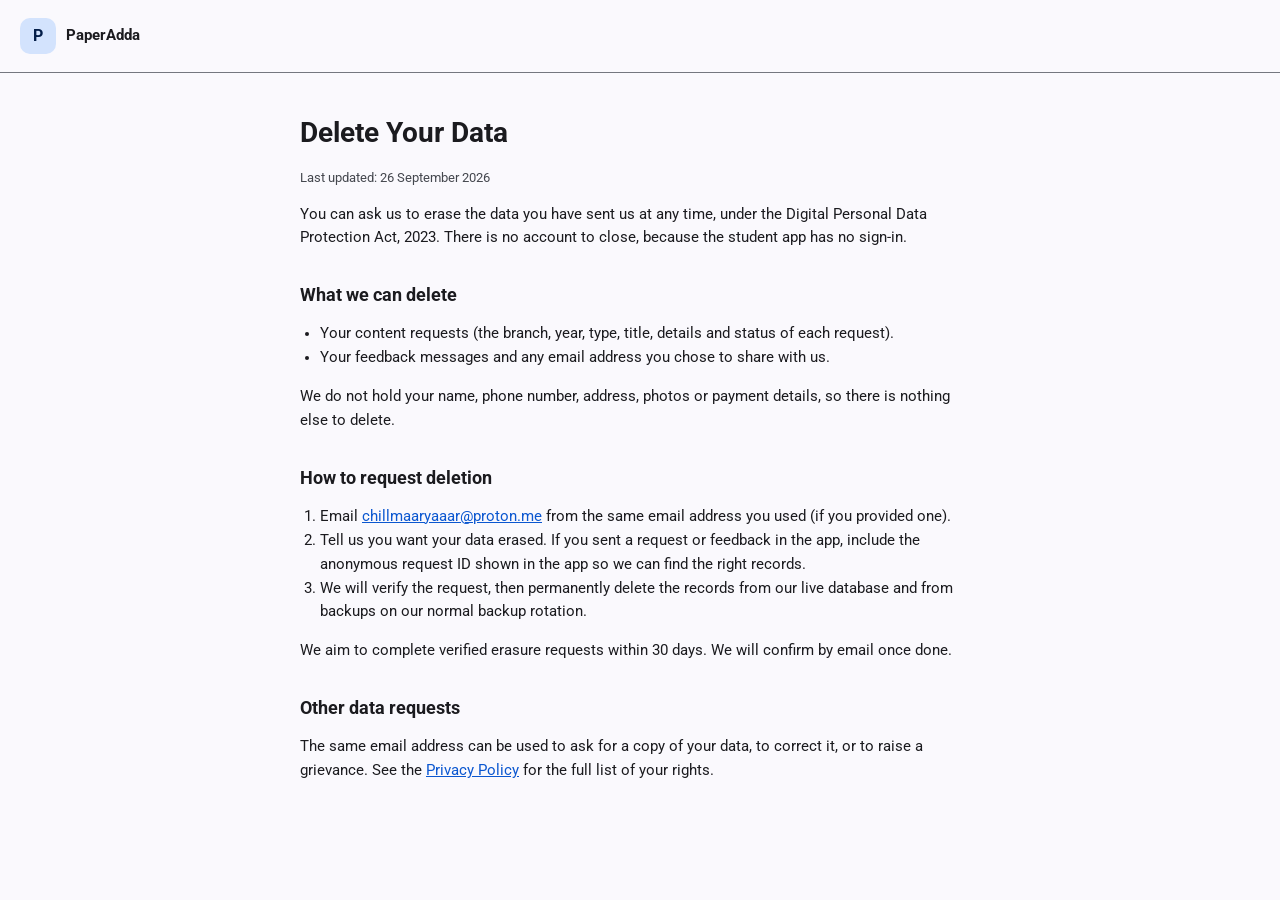
<file: admin-portal/delete-data.html>
<!DOCTYPE html>
<html lang="en">
<head>
  <meta charset="UTF-8" />
  <meta name="viewport" content="width=device-width, initial-scale=1.0" />
  <meta name="description" content="Request erasure of your PaperAdda data: content requests and feedback messages, and what happens next." />
  <title>Delete Your Data — PaperAdda</title>
  <link rel="icon" href="data:image/svg+xml,%3Csvg xmlns='http://www.w3.org/2000/svg' viewBox='0 0 64 64'%3E%3Crect width='64' height='64' rx='14' fill='%231a73e8'/%3E%3Ctext x='32' y='44' text-anchor='middle' font-family='system-ui,sans-serif' font-size='36' font-weight='700' fill='%23fff'%3EP%3C/text%3E%3C/svg%3E" />
  <link rel="preconnect" href="https://fonts.googleapis.com" />
  <link rel="preconnect" href="https://fonts.gstatic.com" crossorigin />
  <link href="https://fonts.googleapis.com/css2?family=Roboto:wght@400;500;700&display=swap" rel="stylesheet" />
  <link rel="stylesheet" href="css/styles.css" />
  <style>
    .legal-wrap { max-width: 720px; margin: 0 auto; padding: 40px 20px 80px; }
    .legal-wrap h1 { font-size: 28px; margin: 0 0 6px; }
    .legal-wrap h2 { font-size: 18px; margin: 32px 0 8px; }
    .legal-wrap p, .legal-wrap li { font-size: 14.5px; line-height: 1.65; color: var(--on-surface); }
    .legal-wrap ul, .legal-wrap ol { padding-left: 20px; }
    .legal-wrap .legal-meta { font-size: 13px; color: var(--on-surface-variant); margin-bottom: 8px; }
    .legal-wrap a { color: var(--primary); }
    .legal-topbar { display: flex; align-items: center; gap: 10px; padding: 18px 20px; border-bottom: 1px solid var(--outline); }
    .legal-topbar .brand-icon { width: 36px; height: 36px; font-size: 16px; border-radius: 10px; }
    .legal-topbar .brand-name { font-weight: 700; font-size: 15px; }
  </style>
</head>
<body>
  <div class="legal-topbar">
    <div class="brand-icon">P</div>
    <div class="brand-name">PaperAdda</div>
  </div>

  <main class="legal-wrap">
    <h1>Delete Your Data</h1>
    <p class="legal-meta">Last updated: 26 September 2026</p>

    <p>You can ask us to erase the data you have sent us at any time, under the Digital Personal Data Protection Act, 2023. There is no account to close, because the student app has no sign-in.</p>

    <h2>What we can delete</h2>
    <ul>
      <li>Your content requests (the branch, year, type, title, details and status of each request).</li>
      <li>Your feedback messages and any email address you chose to share with us.</li>
    </ul>
    <p>We do not hold your name, phone number, address, photos or payment details, so there is nothing else to delete.</p>

    <h2>How to request deletion</h2>
    <ol>
      <li>Email <a href="mailto:chillmaaryaaar@proton.me">chillmaaryaaar@proton.me</a> from the same email address you used (if you provided one).</li>
      <li>Tell us you want your data erased. If you sent a request or feedback in the app, include the anonymous request ID shown in the app so we can find the right records.</li>
      <li>We will verify the request, then permanently delete the records from our live database and from backups on our normal backup rotation.</li>
    </ol>
    <p>We aim to complete verified erasure requests within 30 days. We will confirm by email once done.</p>

    <h2>Other data requests</h2>
    <p>The same email address can be used to ask for a copy of your data, to correct it, or to raise a grievance. See the <a href="privacy">Privacy Policy</a> for the full list of your rights.</p>
  </main>
</body>
</html>
</file>
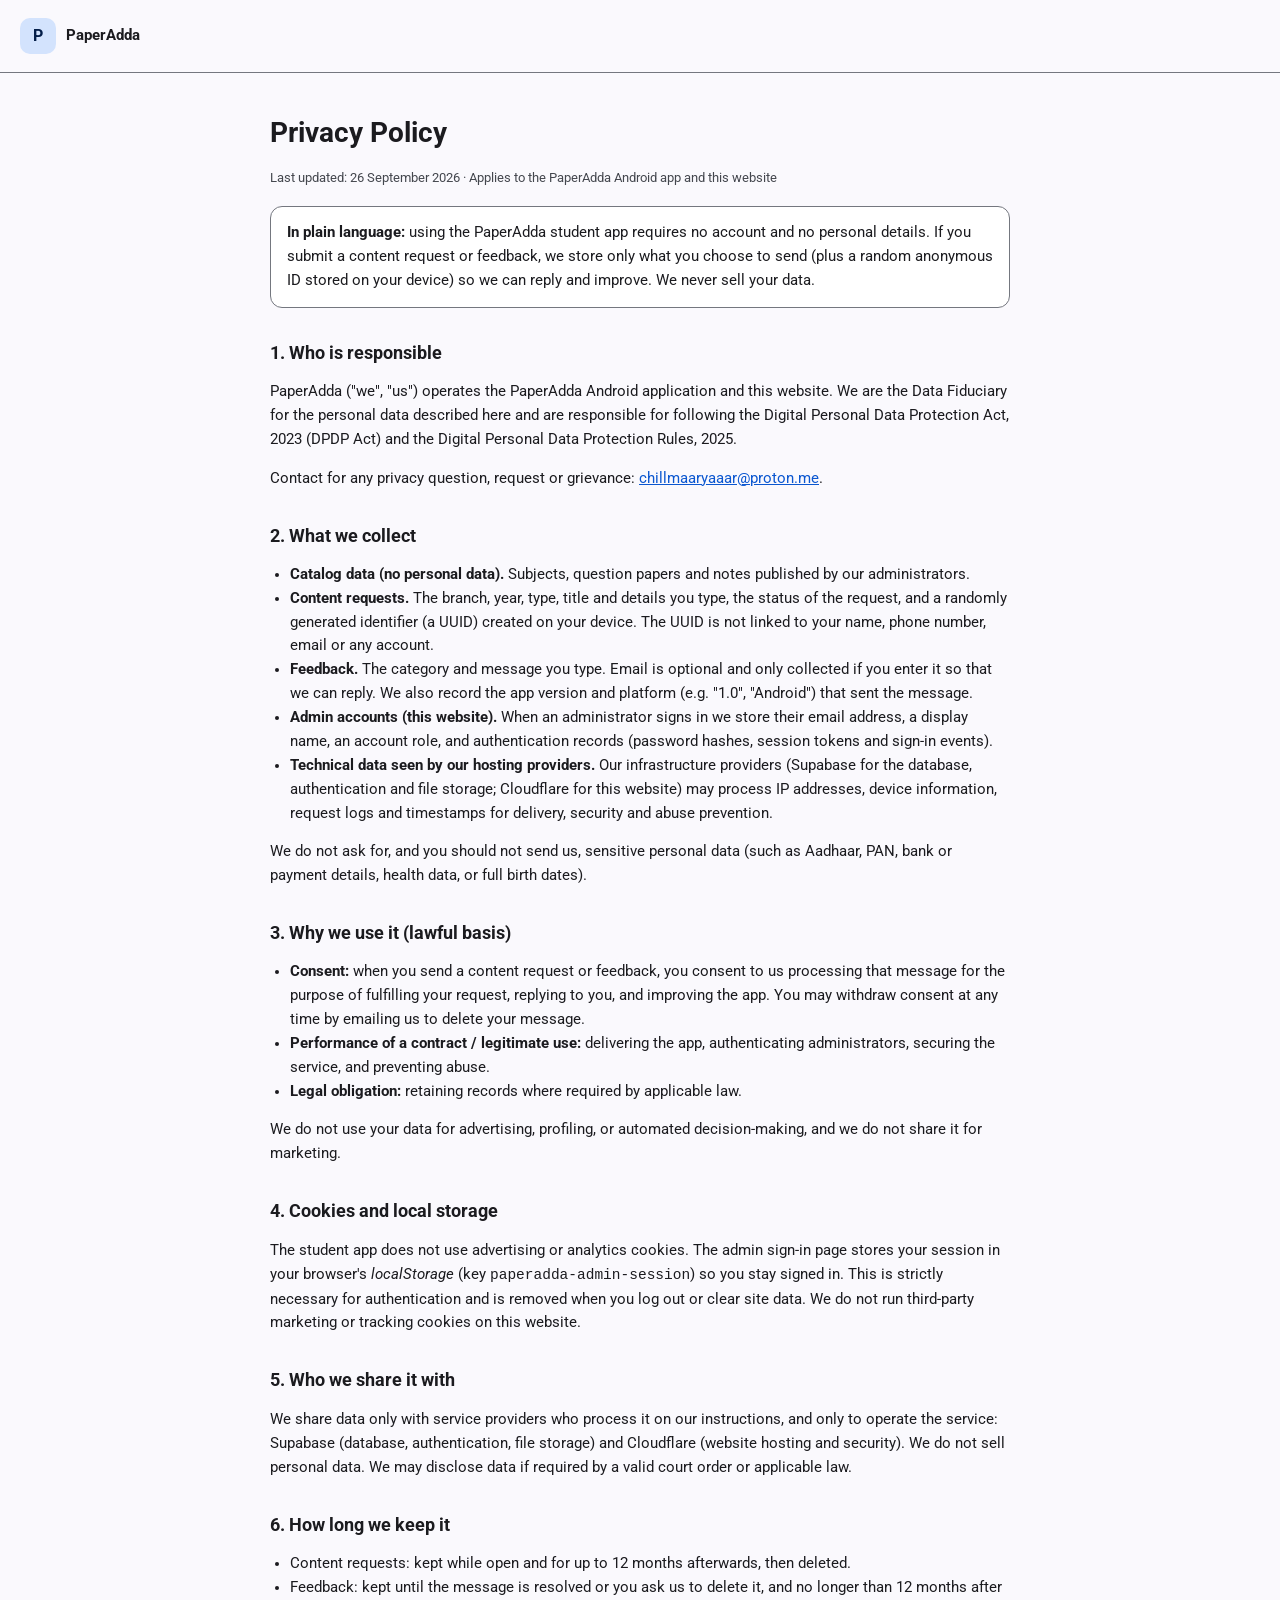
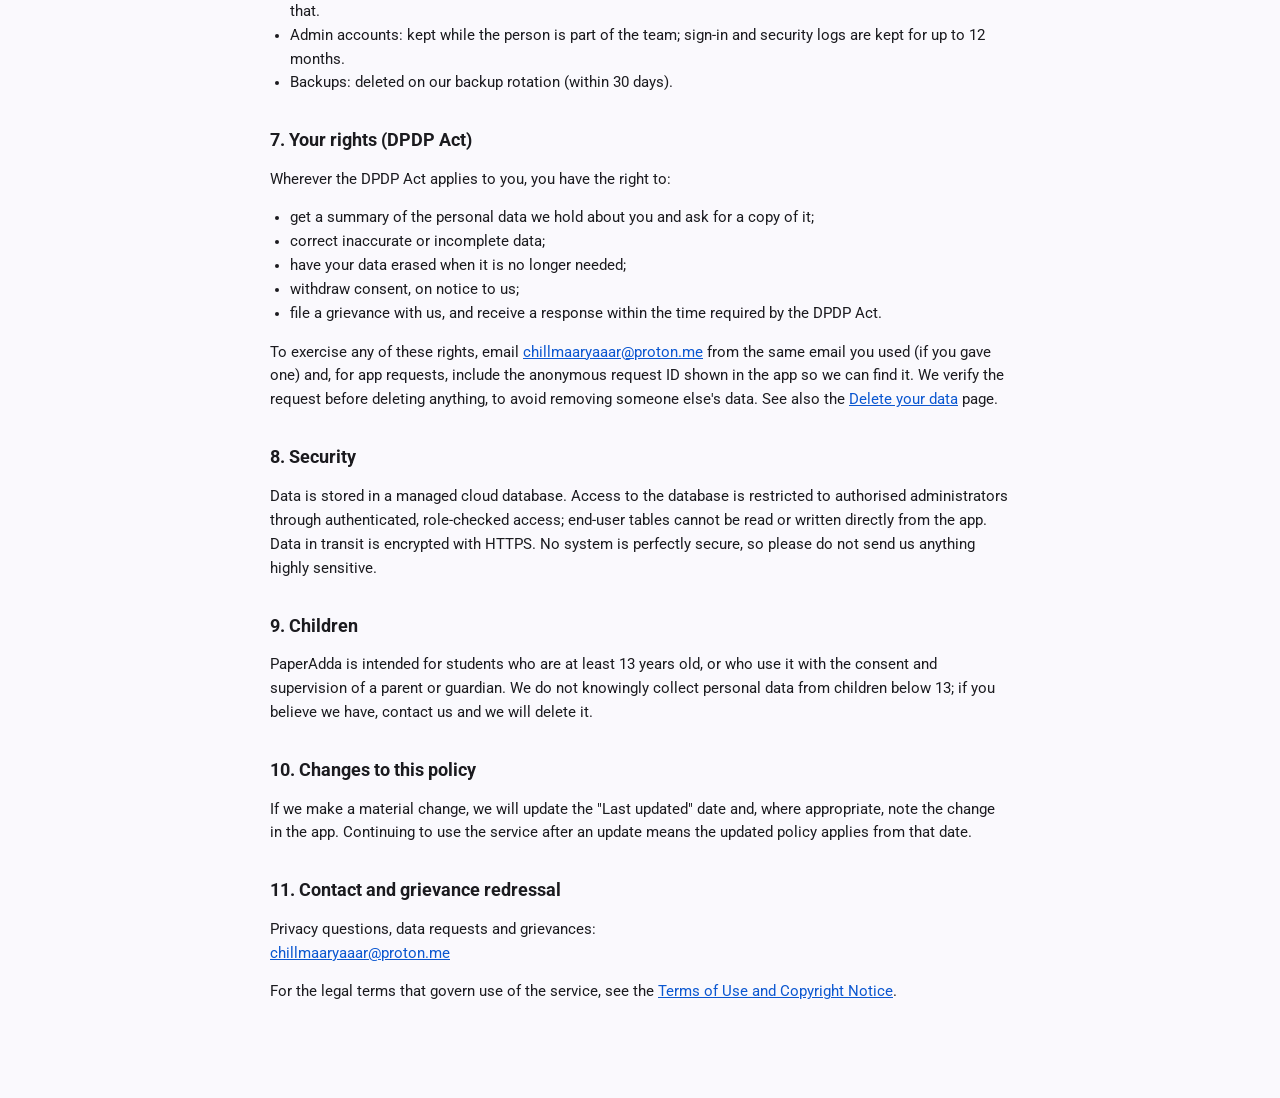
<file: admin-portal/privacy.html>
<!DOCTYPE html>
<html lang="en">
<head>
  <meta charset="UTF-8" />
  <meta name="viewport" content="width=device-width, initial-scale=1.0" />
  <meta name="description" content="How PaperAdda collects, uses, stores and protects your personal data, and how to exercise your rights under the Digital Personal Data Protection Act, 2023." />
  <title>Privacy Policy — PaperAdda</title>
  <link rel="icon" href="data:image/svg+xml,%3Csvg xmlns='http://www.w3.org/2000/svg' viewBox='0 0 64 64'%3E%3Crect width='64' height='64' rx='14' fill='%231a73e8'/%3E%3Ctext x='32' y='44' text-anchor='middle' font-family='system-ui,sans-serif' font-size='36' font-weight='700' fill='%23fff'%3EP%3C/text%3E%3C/svg%3E" />
  <link rel="preconnect" href="https://fonts.googleapis.com" />
  <link rel="preconnect" href="https://fonts.gstatic.com" crossorigin />
  <link href="https://fonts.googleapis.com/css2?family=Roboto:wght@400;500;700&display=swap" rel="stylesheet" />
  <link rel="stylesheet" href="css/styles.css" />
  <style>
    .legal-wrap { max-width: 780px; margin: 0 auto; padding: 40px 20px 80px; }
    .legal-wrap h1 { font-size: 28px; margin: 0 0 6px; }
    .legal-wrap h2 { font-size: 18px; margin: 32px 0 8px; }
    .legal-wrap p, .legal-wrap li { font-size: 14.5px; line-height: 1.65; color: var(--on-surface); }
    .legal-wrap ul { padding-left: 20px; }
    .legal-wrap .legal-meta { font-size: 13px; color: var(--on-surface-variant); margin-bottom: 8px; }
    .legal-wrap a { color: var(--primary); }
    .legal-topbar { display: flex; align-items: center; gap: 10px; padding: 18px 20px; border-bottom: 1px solid var(--outline); }
    .legal-topbar .brand-icon { width: 36px; height: 36px; font-size: 16px; border-radius: 10px; }
    .legal-topbar .brand-name { font-weight: 700; font-size: 15px; }
    .notice { background: var(--surface-raised); border: 1px solid var(--outline); border-radius: var(--radius-md); padding: 14px 16px; margin: 18px 0 0; }
  </style>
</head>
<body>
  <div class="legal-topbar">
    <div class="brand-icon">P</div>
    <div class="brand-name">PaperAdda</div>
  </div>

  <main class="legal-wrap">
    <h1>Privacy Policy</h1>
    <p class="legal-meta">Last updated: 26 September 2026 &middot; Applies to the PaperAdda Android app and this website</p>

    <div class="notice">
      <p style="margin:0"><strong>In plain language:</strong> using the PaperAdda student app requires no account and no personal details. If you submit a content request or feedback, we store only what you choose to send (plus a random anonymous ID stored on your device) so we can reply and improve. We never sell your data.</p>
    </div>

    <h2>1. Who is responsible</h2>
    <p>PaperAdda ("we", "us") operates the PaperAdda Android application and this website. We are the Data Fiduciary for the personal data described here and are responsible for following the Digital Personal Data Protection Act, 2023 (DPDP Act) and the Digital Personal Data Protection Rules, 2025.</p>
    <p>Contact for any privacy question, request or grievance: <a href="mailto:chillmaaryaaar@proton.me">chillmaaryaaar@proton.me</a>.</p>

    <h2>2. What we collect</h2>
    <ul>
      <li><strong>Catalog data (no personal data).</strong> Subjects, question papers and notes published by our administrators.</li>
      <li><strong>Content requests.</strong> The branch, year, type, title and details you type, the status of the request, and a randomly generated identifier (a UUID) created on your device. The UUID is not linked to your name, phone number, email or any account.</li>
      <li><strong>Feedback.</strong> The category and message you type. Email is optional and only collected if you enter it so that we can reply. We also record the app version and platform (e.g. "1.0", "Android") that sent the message.</li>
      <li><strong>Admin accounts (this website).</strong> When an administrator signs in we store their email address, a display name, an account role, and authentication records (password hashes, session tokens and sign-in events).</li>
      <li><strong>Technical data seen by our hosting providers.</strong> Our infrastructure providers (Supabase for the database, authentication and file storage; Cloudflare for this website) may process IP addresses, device information, request logs and timestamps for delivery, security and abuse prevention.</li>
    </ul>
    <p>We do not ask for, and you should not send us, sensitive personal data (such as Aadhaar, PAN, bank or payment details, health data, or full birth dates).</p>

    <h2>3. Why we use it (lawful basis)</h2>
    <ul>
      <li><strong>Consent:</strong> when you send a content request or feedback, you consent to us processing that message for the purpose of fulfilling your request, replying to you, and improving the app. You may withdraw consent at any time by emailing us to delete your message.</li>
      <li><strong>Performance of a contract / legitimate use:</strong> delivering the app, authenticating administrators, securing the service, and preventing abuse.</li>
      <li><strong>Legal obligation:</strong> retaining records where required by applicable law.</li>
    </ul>
    <p>We do not use your data for advertising, profiling, or automated decision-making, and we do not share it for marketing.</p>

    <h2>4. Cookies and local storage</h2>
    <p>The student app does not use advertising or analytics cookies. The admin sign-in page stores your session in your browser's <em>localStorage</em> (key <code>paperadda-admin-session</code>) so you stay signed in. This is strictly necessary for authentication and is removed when you log out or clear site data. We do not run third-party marketing or tracking cookies on this website.</p>

    <h2>5. Who we share it with</h2>
    <p>We share data only with service providers who process it on our instructions, and only to operate the service: Supabase (database, authentication, file storage) and Cloudflare (website hosting and security). We do not sell personal data. We may disclose data if required by a valid court order or applicable law.</p>

    <h2>6. How long we keep it</h2>
    <ul>
      <li>Content requests: kept while open and for up to 12 months afterwards, then deleted.</li>
      <li>Feedback: kept until the message is resolved or you ask us to delete it, and no longer than 12 months after that.</li>
      <li>Admin accounts: kept while the person is part of the team; sign-in and security logs are kept for up to 12 months.</li>
      <li>Backups: deleted on our backup rotation (within 30 days).</li>
    </ul>

    <h2>7. Your rights (DPDP Act)</h2>
    <p>Wherever the DPDP Act applies to you, you have the right to:</p>
    <ul>
      <li>get a summary of the personal data we hold about you and ask for a copy of it;</li>
      <li>correct inaccurate or incomplete data;</li>
      <li>have your data erased when it is no longer needed;</li>
      <li>withdraw consent, on notice to us;</li>
      <li>file a grievance with us, and receive a response within the time required by the DPDP Act.</li>
    </ul>
    <p>To exercise any of these rights, email <a href="mailto:chillmaaryaaar@proton.me">chillmaaryaaar@proton.me</a> from the same email you used (if you gave one) and, for app requests, include the anonymous request ID shown in the app so we can find it. We verify the request before deleting anything, to avoid removing someone else's data. See also the <a href="delete-data">Delete your data</a> page.</p>

    <h2>8. Security</h2>
    <p>Data is stored in a managed cloud database. Access to the database is restricted to authorised administrators through authenticated, role-checked access; end-user tables cannot be read or written directly from the app. Data in transit is encrypted with HTTPS. No system is perfectly secure, so please do not send us anything highly sensitive.</p>

    <h2>9. Children</h2>
    <p>PaperAdda is intended for students who are at least 13 years old, or who use it with the consent and supervision of a parent or guardian. We do not knowingly collect personal data from children below 13; if you believe we have, contact us and we will delete it.</p>

    <h2>10. Changes to this policy</h2>
    <p>If we make a material change, we will update the "Last updated" date and, where appropriate, note the change in the app. Continuing to use the service after an update means the updated policy applies from that date.</p>

    <h2>11. Contact and grievance redressal</h2>
    <p>
      Privacy questions, data requests and grievances:<br />
      <a href="mailto:chillmaaryaaar@proton.me">chillmaaryaaar@proton.me</a>
    </p>
    <p>For the legal terms that govern use of the service, see the <a href="terms">Terms of Use and Copyright Notice</a>.</p>
  </main>
</body>
</html>
</file>
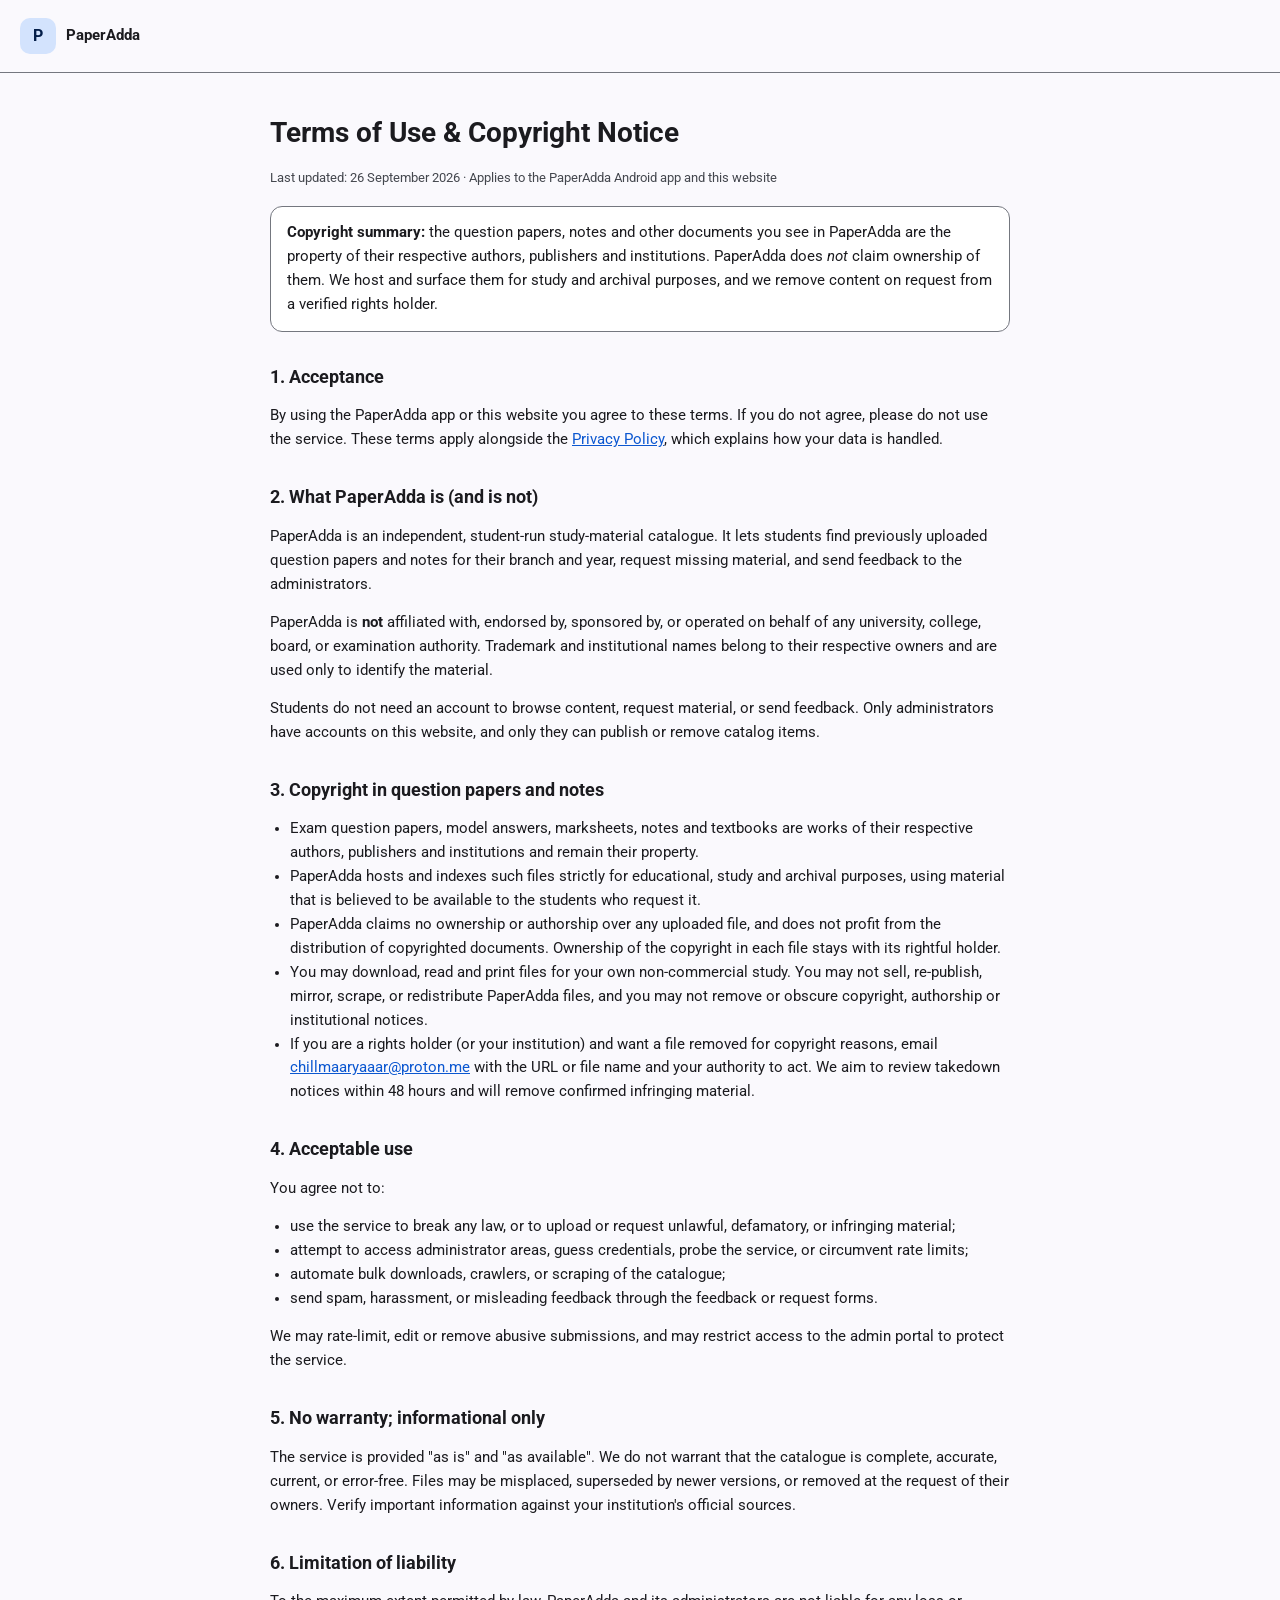
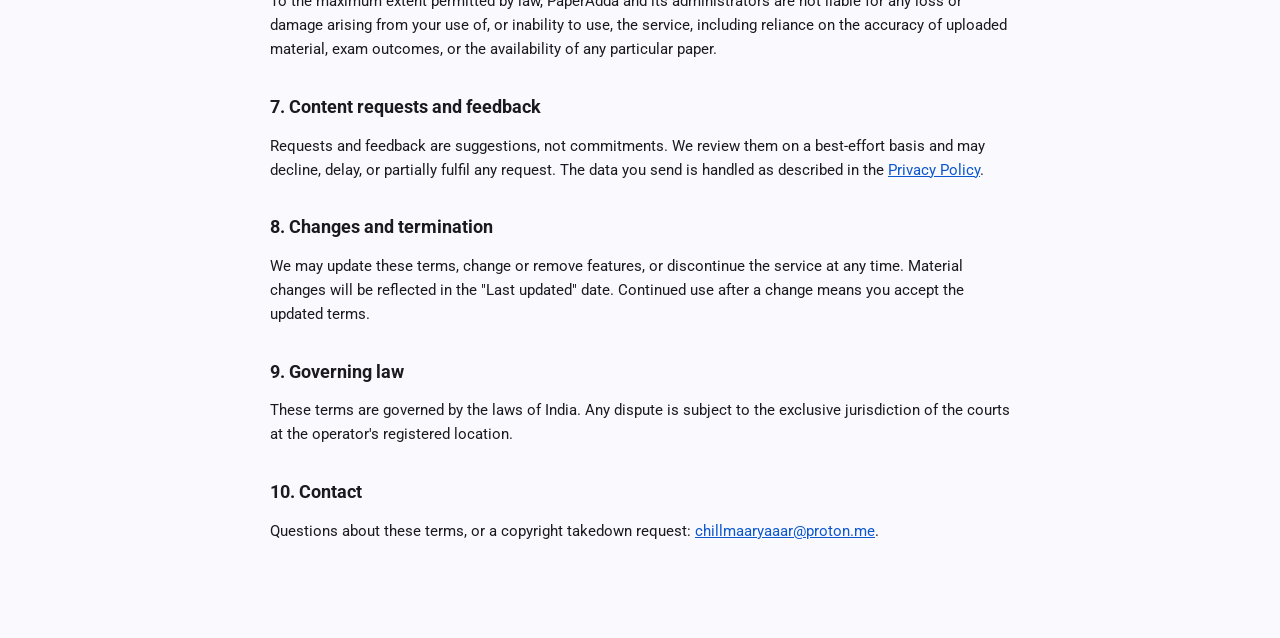
<file: admin-portal/terms.html>
<!DOCTYPE html>
<html lang="en">
<head>
  <meta charset="UTF-8" />
  <meta name="viewport" content="width=device-width, initial-scale=1.0" />
  <meta name="description" content="Terms of use for PaperAdda, including the copyright and question-paper disclaimer, acceptable use rules, and takedown contact." />
  <title>Terms of Use &amp; Copyright Notice — PaperAdda</title>
  <link rel="icon" href="data:image/svg+xml,%3Csvg xmlns='http://www.w3.org/2000/svg' viewBox='0 0 64 64'%3E%3Crect width='64' height='64' rx='14' fill='%231a73e8'/%3E%3Ctext x='32' y='44' text-anchor='middle' font-family='system-ui,sans-serif' font-size='36' font-weight='700' fill='%23fff'%3EP%3C/text%3E%3C/svg%3E" />
  <link rel="preconnect" href="https://fonts.googleapis.com" />
  <link rel="preconnect" href="https://fonts.gstatic.com" crossorigin />
  <link href="https://fonts.googleapis.com/css2?family=Roboto:wght@400;500;700&display=swap" rel="stylesheet" />
  <link rel="stylesheet" href="css/styles.css" />
  <style>
    .legal-wrap { max-width: 780px; margin: 0 auto; padding: 40px 20px 80px; }
    .legal-wrap h1 { font-size: 28px; margin: 0 0 6px; }
    .legal-wrap h2 { font-size: 18px; margin: 32px 0 8px; }
    .legal-wrap p, .legal-wrap li { font-size: 14.5px; line-height: 1.65; color: var(--on-surface); }
    .legal-wrap ul { padding-left: 20px; }
    .legal-wrap .legal-meta { font-size: 13px; color: var(--on-surface-variant); margin-bottom: 8px; }
    .legal-wrap a { color: var(--primary); }
    .legal-topbar { display: flex; align-items: center; gap: 10px; padding: 18px 20px; border-bottom: 1px solid var(--outline); }
    .legal-topbar .brand-icon { width: 36px; height: 36px; font-size: 16px; border-radius: 10px; }
    .legal-topbar .brand-name { font-weight: 700; font-size: 15px; }
    .notice { background: var(--surface-raised); border: 1px solid var(--outline); border-radius: var(--radius-md); padding: 14px 16px; margin: 18px 0 0; }
    .notice.warn { border-color: var(--error); }
  </style>
</head>
<body>
  <div class="legal-topbar">
    <div class="brand-icon">P</div>
    <div class="brand-name">PaperAdda</div>
  </div>

  <main class="legal-wrap">
    <h1>Terms of Use &amp; Copyright Notice</h1>
    <p class="legal-meta">Last updated: 26 September 2026 &middot; Applies to the PaperAdda Android app and this website</p>

    <div class="notice">
      <p style="margin:0"><strong>Copyright summary:</strong> the question papers, notes and other documents you see in PaperAdda are the property of their respective authors, publishers and institutions. PaperAdda does <em>not</em> claim ownership of them. We host and surface them for study and archival purposes, and we remove content on request from a verified rights holder.</p>
    </div>

    <h2>1. Acceptance</h2>
    <p>By using the PaperAdda app or this website you agree to these terms. If you do not agree, please do not use the service. These terms apply alongside the <a href="privacy">Privacy Policy</a>, which explains how your data is handled.</p>

    <h2>2. What PaperAdda is (and is not)</h2>
    <p>PaperAdda is an independent, student-run study-material catalogue. It lets students find previously uploaded question papers and notes for their branch and year, request missing material, and send feedback to the administrators.</p>
    <p>PaperAdda is <strong>not</strong> affiliated with, endorsed by, sponsored by, or operated on behalf of any university, college, board, or examination authority. Trademark and institutional names belong to their respective owners and are used only to identify the material.</p>
    <p>Students do not need an account to browse content, request material, or send feedback. Only administrators have accounts on this website, and only they can publish or remove catalog items.</p>

    <h2>3. Copyright in question papers and notes</h2>
    <ul>
      <li>Exam question papers, model answers, marksheets, notes and textbooks are works of their respective authors, publishers and institutions and remain their property.</li>
      <li>PaperAdda hosts and indexes such files strictly for educational, study and archival purposes, using material that is believed to be available to the students who request it.</li>
      <li>PaperAdda claims no ownership or authorship over any uploaded file, and does not profit from the distribution of copyrighted documents. Ownership of the copyright in each file stays with its rightful holder.</li>
      <li>You may download, read and print files for your own non-commercial study. You may not sell, re-publish, mirror, scrape, or redistribute PaperAdda files, and you may not remove or obscure copyright, authorship or institutional notices.</li>
      <li>If you are a rights holder (or your institution) and want a file removed for copyright reasons, email <a href="mailto:chillmaaryaaar@proton.me">chillmaaryaaar@proton.me</a> with the URL or file name and your authority to act. We aim to review takedown notices within 48 hours and will remove confirmed infringing material.</li>
    </ul>

    <h2>4. Acceptable use</h2>
    <p>You agree not to:</p>
    <ul>
      <li>use the service to break any law, or to upload or request unlawful, defamatory, or infringing material;</li>
      <li>attempt to access administrator areas, guess credentials, probe the service, or circumvent rate limits;</li>
      <li>automate bulk downloads, crawlers, or scraping of the catalogue;</li>
      <li>send spam, harassment, or misleading feedback through the feedback or request forms.</li>
    </ul>
    <p>We may rate-limit, edit or remove abusive submissions, and may restrict access to the admin portal to protect the service.</p>

    <h2>5. No warranty; informational only</h2>
    <p>The service is provided "as is" and "as available". We do not warrant that the catalogue is complete, accurate, current, or error-free. Files may be misplaced, superseded by newer versions, or removed at the request of their owners. Verify important information against your institution's official sources.</p>

    <h2>6. Limitation of liability</h2>
    <p>To the maximum extent permitted by law, PaperAdda and its administrators are not liable for any loss or damage arising from your use of, or inability to use, the service, including reliance on the accuracy of uploaded material, exam outcomes, or the availability of any particular paper.</p>

    <h2>7. Content requests and feedback</h2>
    <p>Requests and feedback are suggestions, not commitments. We review them on a best-effort basis and may decline, delay, or partially fulfil any request. The data you send is handled as described in the <a href="privacy">Privacy Policy</a>.</p>

    <h2>8. Changes and termination</h2>
    <p>We may update these terms, change or remove features, or discontinue the service at any time. Material changes will be reflected in the "Last updated" date. Continued use after a change means you accept the updated terms.</p>

    <h2>9. Governing law</h2>
    <p>These terms are governed by the laws of India. Any dispute is subject to the exclusive jurisdiction of the courts at the operator's registered location.</p>

    <h2>10. Contact</h2>
    <p>Questions about these terms, or a copyright takedown request: <a href="mailto:chillmaaryaaar@proton.me">chillmaaryaaar@proton.me</a>.</p>
  </main>
</body>
</html>
</file>
<file: admin-portal/css/styles.css>
/* PaperAdda Admin — Material 3 tokens (mirrors Android Color.kt / Theme.kt) */
:root {
  /* Primary */
  --primary: #0b57d0;
  --on-primary: #ffffff;
  --primary-container: #d3e3fd;
  --on-primary-container: #041e49;
  --primary-hover: #08419e;

  /* Secondary / tertiary */
  --secondary-container: #dce2f9;
  --on-secondary-container: #131c2b;
  --tertiary-container: #ffd8ee;
  --on-tertiary-container: #2e1125;

  /* Surfaces (M3 elevation ladder) */
  --surface: #faf9fd;
  --surface-low: #f3f3fa;
  --surface-container: #eeedf3;
  --surface-high: #e9e8ef;
  --surface-highest: #e3e2e6;
  --surface-raised: #ffffff;

  /* Content */
  --on-surface: #1b1b1f;
  --on-surface-variant: #44474e;
  --outline: #74777f;
  --outline-variant: #c4c6d0;

  /* State */
  --error: #b3261e;
  --error-container: #f9dedc;
  --on-error-container: #410e0b;
  --success: #146c2e;
  --success-container: #d4edda;

  /* Shape */
  --radius-xs: 4px;
  --radius-sm: 8px;
  --radius-md: 12px;
  --radius-lg: 16px;
  --radius-xl: 20px;
  --radius-full: 999px;

  --shadow-1: 0 1px 2px rgba(0, 0, 0, .08);
  --shadow-2: 0 1px 2px rgba(0, 0, 0, .08), 0 2px 6px rgba(0, 0, 0, .06);
  --shadow-3: 0 4px 12px rgba(0, 0, 0, .12);

  --font: "Roboto", -apple-system, BlinkMacSystemFont, "Segoe UI", sans-serif;
}

* { box-sizing: border-box; }
html, body { height: 100%; }
body {
  margin: 0;
  font-family: var(--font);
  background: var(--surface);
  color: var(--on-surface);
  font-size: 14px;
  line-height: 1.45;
}

.app { display: flex; min-height: 100vh; }

/* ========== Sidebar ========== */
.sidebar {
  width: 260px;
  flex-shrink: 0;
  background: var(--surface-low);
  border-right: 1px solid var(--outline-variant);
  display: flex;
  flex-direction: column;
  padding: 20px 12px 16px;
  position: sticky;
  top: 0;
  height: 100vh;
}
.brand { display: flex; gap: 12px; align-items: center; padding: 4px 12px 20px; }
.brand-icon {
  width: 40px; height: 40px; border-radius: var(--radius-md);
  background: var(--primary-container); color: var(--on-primary-container);
  display: flex; align-items: center; justify-content: center;
  font-weight: 700; font-size: 18px;
}
.brand-name { font-weight: 700; font-size: 16px; color: var(--on-surface); }
.brand-sub { font-size: 12px; color: var(--on-surface-variant); }

.nav { display: flex; flex-direction: column; gap: 4px; }
.nav-item {
  display: flex; align-items: center; gap: 12px;
  background: transparent; border: 0; color: var(--on-surface-variant);
  padding: 12px 16px; border-radius: var(--radius-full);
  font-size: 14px; font-weight: 500; cursor: pointer; text-align: left;
  font-family: inherit;
  transition: background .15s ease, color .15s ease;
}
.nav-item:hover { background: var(--surface-container); color: var(--on-surface); }
.nav-item.active {
  background: var(--secondary-container);
  color: var(--on-secondary-container);
  font-weight: 700;
}
.nav-svg { width: 20px; height: 20px; fill: currentColor; flex-shrink: 0; }

.sidebar-foot { margin-top: auto; padding: 12px 12px 0; font-size: 12px; color: var(--on-surface-variant); }
.pill {
  display: inline-flex; align-items: center; gap: 6px;
  background: var(--success-container); color: var(--success);
  font-size: 11px; font-weight: 700; padding: 4px 10px;
  border-radius: var(--radius-full); margin-bottom: 10px;
}

/* ========== Main ========== */
.main { flex: 1; min-width: 0; padding: 28px 36px 64px; max-width: 1120px; }
.topbar {
  display: flex; align-items: flex-start; justify-content: space-between;
  gap: 16px; margin-bottom: 24px;
}
.topbar h1 { margin: 0; font-size: 28px; font-weight: 500; letter-spacing: -.02em; }
.topbar p { margin: 6px 0 0; color: var(--on-surface-variant); font-size: 14px; }
.topbar-actions { display: flex; gap: 10px; flex-wrap: wrap; }

/* ========== Buttons ========== */
.btn {
  appearance: none; border: 1px solid transparent; border-radius: var(--radius-full);
  padding: 10px 22px; font-size: 14px; font-weight: 600; cursor: pointer;
  background: var(--primary); color: var(--on-primary);
  font-family: inherit; display: inline-flex; align-items: center; gap: 8px;
  transition: background .15s ease, box-shadow .15s ease;
}
.btn:hover { background: var(--primary-hover); box-shadow: var(--shadow-1); }
.btn:active { background: #063d8f; }
.btn.secondary {
  background: transparent; color: var(--primary);
  border-color: var(--outline-variant);
}
.btn.secondary:hover { background: var(--primary-container); border-color: transparent; }
.btn.tonal { background: var(--secondary-container); color: var(--on-secondary-container); }
.btn.tonal:hover { background: #c5cdf5; }
.btn.danger { background: var(--error); color: #fff; }
.btn.danger:hover { background: #8c1d18; }
.btn.ghost { background: transparent; color: var(--on-surface-variant); }
.btn.ghost:hover { background: var(--surface-container); }
.btn.small { padding: 6px 14px; font-size: 13px; }
.btn.text-btn {
  background: transparent; color: var(--primary); padding: 8px 12px;
  border: 0; font-weight: 600;
}
.btn.text-btn:hover { background: var(--primary-container); box-shadow: none; }
.btn:disabled { opacity: .5; cursor: not-allowed; box-shadow: none; }
.btn.full { width: 100%; justify-content: center; }

.icon-btn {
  border: 0; background: transparent; color: var(--on-surface-variant);
  width: 36px; height: 36px; border-radius: var(--radius-full);
  cursor: pointer; font-size: 15px; display: inline-flex;
  align-items: center; justify-content: center;
}
.icon-btn:hover { background: var(--surface-container); color: var(--on-surface); }
.icon-btn.danger:hover { background: var(--error-container); color: var(--error); }

/* ========== Fields ========== */
.field { margin-bottom: 16px; }
.field label {
  display: block; font-size: 12px; font-weight: 600;
  color: var(--on-surface-variant); margin-bottom: 6px;
  letter-spacing: .02em;
}
.field input, .field select, .field textarea {
  width: 100%; padding: 14px 16px; font-size: 14px;
  border: 1px solid var(--outline); border-radius: var(--radius-xs);
  background: var(--surface-raised); color: var(--on-surface);
  font-family: inherit; transition: border-color .12s ease, box-shadow .12s ease;
}
.field input:hover, .field select:hover, .field textarea:hover { border-color: var(--on-surface-variant); }
.field input:focus, .field select:focus, .field textarea:focus {
  outline: none; border-color: var(--primary);
  box-shadow: 0 0 0 1px var(--primary);
}
.field textarea { resize: vertical; min-height: 96px; border-radius: var(--radius-sm); }
.field input[disabled], .field select[disabled] {
  background: var(--surface-container); color: var(--on-surface-variant);
}
.field-row { display: grid; grid-template-columns: 1fr 1fr; gap: 12px; }
.hint { font-size: 12px; color: var(--on-surface-variant); margin-top: 6px; }

/* ========== Cards / stats ========== */
.cards { display: grid; grid-template-columns: repeat(auto-fit, minmax(180px, 1fr)); gap: 12px; margin-bottom: 24px; }
.card {
  background: var(--surface-raised); border-radius: var(--radius-lg);
  padding: 20px; box-shadow: var(--shadow-1);
  border: 1px solid transparent;
}
.stat-num { font-size: 32px; font-weight: 400; letter-spacing: -.02em; }
.stat-label { color: var(--on-surface-variant); font-size: 13px; margin-top: 4px; font-weight: 500; }

/* Quick action tiles on Home */
.action-grid {
  display: grid; grid-template-columns: repeat(auto-fit, minmax(200px, 1fr)); gap: 12px;
  margin-bottom: 24px;
}
.action-tile {
  background: var(--surface-raised); border-radius: var(--radius-xl);
  padding: 24px 20px; box-shadow: var(--shadow-1);
  border: 1px solid var(--outline-variant);
  cursor: pointer; text-align: left; font-family: inherit;
  transition: box-shadow .15s ease, border-color .15s ease, transform .1s ease;
  display: flex; flex-direction: column; gap: 10px;
}
.action-tile:hover {
  box-shadow: var(--shadow-2); border-color: var(--primary);
  transform: translateY(-1px);
}
.action-tile .tile-ico {
  width: 48px; height: 48px; border-radius: var(--radius-md);
  background: var(--primary-container); color: var(--on-primary-container);
  display: flex; align-items: center; justify-content: center; font-size: 22px;
}
.action-tile h3 { margin: 0; font-size: 16px; font-weight: 600; color: var(--on-surface); }
.action-tile p { margin: 0; font-size: 13px; color: var(--on-surface-variant); }

.panel {
  background: var(--surface-raised); border-radius: var(--radius-lg);
  box-shadow: var(--shadow-1); padding: 20px; margin-bottom: 16px;
}
.panel h3 {
  margin: 0 0 14px; font-size: 16px; font-weight: 600;
  display: flex; align-items: center; justify-content: space-between; gap: 12px;
}
.panel h3 .panel-sub { font-size: 13px; font-weight: 400; color: var(--on-surface-variant); }

/* ========== Filters ========== */
.filters { display: flex; flex-wrap: wrap; gap: 10px; margin-bottom: 16px; align-items: center; }
.filters select, .filters input {
  padding: 10px 14px; font-size: 14px; border: 1px solid var(--outline);
  border-radius: var(--radius-sm); background: var(--surface-raised);
  font-family: inherit; color: var(--on-surface);
}
.filters input { flex: 1; min-width: 180px; }
.filters select:focus, .filters input:focus {
  outline: none; border-color: var(--primary); box-shadow: 0 0 0 1px var(--primary);
}

/* ========== Tables ========== */
.table-wrap { overflow-x: auto; border-radius: var(--radius-md); }
table { width: 100%; border-collapse: collapse; font-size: 13.5px; }
th, td {
  text-align: left; padding: 14px 12px;
  border-bottom: 1px solid var(--outline-variant);
  vertical-align: middle;
}
th {
  font-size: 11px; text-transform: uppercase; letter-spacing: .06em;
  color: var(--on-surface-variant); font-weight: 700;
  background: var(--surface-low);
}
tr:last-child td { border-bottom: 0; }
tbody tr:hover td { background: var(--surface-low); }
.badge {
  display: inline-block; font-size: 11px; font-weight: 700;
  background: var(--primary-container); color: var(--on-primary-container);
  padding: 4px 10px; border-radius: var(--radius-full); white-space: nowrap;
}
.badge.grey { background: var(--surface-highest); color: var(--on-surface-variant); }
.badge.green { background: var(--success-container); color: var(--success); }
.badge.red { background: var(--error-container); color: var(--error); }
.row-actions { display: flex; gap: 2px; white-space: nowrap; justify-content: flex-end; }
.empty {
  text-align: center; color: var(--on-surface-variant);
  padding: 48px 16px !important;
}
.empty strong { display: block; color: var(--on-surface); font-size: 15px; margin-bottom: 6px; }

/* ========== Dropzone ========== */
.dropzone {
  border: 2px dashed var(--outline-variant); border-radius: var(--radius-md);
  padding: 32px 16px; text-align: center; color: var(--on-surface-variant);
  cursor: pointer; background: var(--surface-low);
  transition: border-color .15s ease, background .15s ease;
}
.dropzone:hover, .dropzone.over {
  border-color: var(--primary); background: var(--primary-container);
}
.dropzone strong { color: var(--primary); display: block; font-size: 15px; margin-bottom: 4px; }
.dropzone .dz-hint { font-size: 12px; }
.file-chip {
  display: flex; align-items: center; gap: 10px; margin-top: 10px;
  background: var(--success-container); color: var(--success);
  border-radius: var(--radius-sm); padding: 12px 14px;
  font-size: 13px; font-weight: 600;
}

/* Advanced fields toggle */
.adv-toggle {
  display: flex; align-items: center; gap: 8px;
  background: none; border: 0; color: var(--primary);
  font-family: inherit; font-size: 13px; font-weight: 600;
  cursor: pointer; padding: 8px 0; margin-bottom: 4px;
}
.adv-toggle:hover { text-decoration: underline; }
.adv-fields[hidden] { display: none; }

/* ========== Modal ========== */
.modal-backdrop {
  position: fixed; inset: 0; background: rgba(0, 0, 0, .4);
  display: flex; align-items: flex-start; justify-content: center;
  padding: 48px 16px; z-index: 50; overflow-y: auto;
}
.modal-backdrop[hidden] { display: none; }
.modal {
  background: var(--surface-raised); border-radius: var(--radius-xl);
  width: 560px; max-width: 100%; box-shadow: var(--shadow-3);
}
.modal-head {
  display: flex; align-items: center; justify-content: space-between;
  padding: 24px 24px 0;
}
.modal-head h2 { margin: 0; font-size: 20px; font-weight: 500; }
.modal-body { padding: 20px 24px 8px; }
.modal-foot {
  display: flex; justify-content: flex-end; gap: 10px;
  padding: 12px 24px 24px;
}

/* ========== Login ========== */
.login-backdrop {
  position: fixed; inset: 0; z-index: 100;
  background: linear-gradient(160deg, #041e49 0%, #0b57d0 100%);
  display: flex; align-items: center; justify-content: center; padding: 20px;
}
.login-backdrop[hidden] { display: none; }
.login-card {
  background: var(--surface-raised); border-radius: var(--radius-xl);
  width: 400px; max-width: 100%; padding: 40px 32px 32px;
  text-align: center; box-shadow: var(--shadow-3);
}
.login-logo { margin: 0 auto 16px; width: 56px; height: 56px; font-size: 24px; border-radius: var(--radius-lg); }
.login-card h2 { margin: 0 0 6px; font-size: 22px; font-weight: 500; }
.login-card .field { text-align: left; }
.login-card .btn { margin-top: 4px; }

/* ========== Toast ========== */
.toast-wrap {
  position: fixed; bottom: 24px; right: 24px;
  display: flex; flex-direction: column; gap: 10px; z-index: 99;
}
.toast {
  background: #303034; color: #fff; padding: 14px 20px;
  border-radius: var(--radius-sm); font-size: 14px; font-weight: 500;
  box-shadow: var(--shadow-2); animation: slidein .2s ease;
  max-width: 360px;
}
.toast.ok { background: var(--success); }
.toast.err { background: var(--error); }
@keyframes slidein { from { transform: translateY(8px); opacity: 0; } }

/* ========== Misc ========== */
.muted { color: var(--on-surface-variant); }
.mono { font-family: ui-monospace, SFMono-Regular, Menlo, monospace; font-size: 12.5px; }
.list-plain { margin: 0; padding: 0; list-style: none; }
.list-plain li {
  padding: 14px 4px; border-bottom: 1px solid var(--outline-variant);
  display: flex; justify-content: space-between; gap: 12px; align-items: flex-start;
}
.list-plain li:last-child { border-bottom: 0; }
.view { display: none; }
.view.active { display: block; }
.codebox {
  background: var(--surface-highest); color: var(--on-surface-variant);
  border-radius: var(--radius-md); padding: 14px 16px;
  font-size: 12.5px; overflow-x: auto; white-space: pre;
  font-family: ui-monospace, SFMono-Regular, Menlo, monospace;
}

.hairline { border: 0; border-top: 1px solid var(--outline-variant); margin: 8px 0 16px; }

/* Progress / save states */
.btn.loading { pointer-events: none; opacity: .7; }

/* ========== Selection (bulk delete) ========== */
.col-check { width: 40px; text-align: center; padding-left: 8px !important; padding-right: 8px !important; }
.col-check input { width: 16px; height: 16px; accent-color: var(--primary); cursor: pointer; margin: 0; }
tr.row-selected td { background: var(--primary-container); }
tbody tr.group-row td {
  background: var(--surface-low);
  font-size: 11px; font-weight: 700; text-transform: uppercase;
  letter-spacing: .06em; color: var(--primary);
  padding: 10px 12px;
  border-bottom: 1px solid var(--outline-variant);
}
tbody tr.group-row:hover td { background: var(--surface-low); }

/* ========== Responsive ========== */
@media (max-width: 1100px) {
  .main { padding: 24px 20px 64px; max-width: 100%; }
  .topbar h1 { font-size: 24px; }
}

/* Small laptop / tablet: icon rail */
@media (max-width: 960px) {
  .cards { grid-template-columns: repeat(2, 1fr); }
  .action-grid { grid-template-columns: 1fr; }
  .sidebar {
    width: 72px; padding: 16px 8px;
    align-items: stretch;
  }
  .brand { justify-content: center; padding: 4px 0 16px; }
  .brand > div:not(.brand-icon) { display: none; }
  .brand-icon { width: 36px; height: 36px; font-size: 16px; }
  .nav-item { justify-content: center; padding: 14px 8px; gap: 0; }
  .nav-label { display: none; }
  .nav-svg { width: 22px; height: 22px; }
  .sidebar-foot { padding: 12px 4px 0; text-align: center; }
  .sidebar-foot .pill { display: none; }
  .sidebar-foot p { display: none; }
  .sidebar-foot .btn { padding: 8px 4px; font-size: 11px; width: 100%; justify-content: center; }
  .main { padding: 20px 16px 64px; }
  .field-row { grid-template-columns: 1fr; }
  .modal-backdrop { padding: 24px 12px; }
}

/* Phone: bottom nav, stacked layout */
@media (max-width: 720px) {
  body { font-size: 14px; }
  .app { flex-direction: column; }

  .sidebar {
    position: fixed; left: 0; right: 0; bottom: 0; top: auto;
    width: 100%; height: auto; min-height: 0;
    flex-direction: row; align-items: center;
    border-right: 0; border-top: 1px solid var(--outline-variant);
    padding: 6px 4px calc(6px + env(safe-area-inset-bottom, 0px));
    z-index: 40;
    box-shadow: 0 -2px 8px rgba(0, 0, 0, .08);
  }
  .brand, .sidebar-foot { display: none; }
  .nav {
    flex-direction: row; width: 100%;
    justify-content: space-around; gap: 0;
  }
  .nav-item {
    flex-direction: column; gap: 2px;
    padding: 8px 4px; font-size: 10px;
    border-radius: var(--radius-md);
    flex: 1; text-align: center;
  }
  .nav-item.active { background: var(--secondary-container); }
  .nav-label { display: block; font-size: 10px; font-weight: 600; }
  .nav-svg { width: 20px; height: 20px; }

  .main {
    padding: 16px 12px calc(88px + env(safe-area-inset-bottom, 0px));
    max-width: 100%;
  }
  .topbar { flex-direction: column; gap: 12px; margin-bottom: 16px; }
  .topbar h1 { font-size: 22px; }
  .topbar p { font-size: 13px; }
  .topbar-actions { width: 100%; }
  .topbar-actions .btn { width: 100%; justify-content: center; }

  .cards { grid-template-columns: repeat(2, 1fr); gap: 8px; }
  .card { padding: 14px; }
  .stat-num { font-size: 26px; }
  .action-tile { padding: 18px 16px; }
  .panel { padding: 14px; border-radius: var(--radius-md); }

  .filters { flex-direction: column; align-items: stretch; }
  .filters select, .filters input, .filters .btn { width: 100%; }
  .filters input { min-width: 0; }

  .table-wrap { margin: 0 -14px; border-radius: 0; }
  table { font-size: 13px; }
  th, td { padding: 12px 10px; }

  .field-row { grid-template-columns: 1fr; }

  .modal-backdrop {
    padding: 0; align-items: flex-end;
  }
  .modal {
    width: 100%; max-width: 100%;
    border-radius: var(--radius-xl) var(--radius-xl) 0 0;
    max-height: 92vh; overflow-y: auto;
  }
  .modal-head { padding: 20px 16px 0; }
  .modal-body { padding: 16px 16px 8px; }
  .modal-foot {
    padding: 12px 16px calc(16px + env(safe-area-inset-bottom, 0px));
    position: sticky; bottom: 0; background: var(--surface-raised);
  }
  .modal-foot .btn { flex: 1; justify-content: center; }

  .login-card { padding: 32px 20px 24px; }
  .toast-wrap {
    left: 12px; right: 12px; bottom: calc(72px + env(safe-area-inset-bottom, 0px));
    align-items: stretch;
  }
  .toast { max-width: none; }
}

/* ========== Subject icons ========== */
/* Material Symbols ligature font: the same glyph names the Android app uses. */
.ms {
  font-family: "Material Symbols Rounded", "Material Icons", sans-serif;
  font-weight: normal; font-style: normal; font-size: 24px; line-height: 1;
  letter-spacing: normal; text-transform: none; white-space: nowrap;
  direction: ltr; -webkit-font-feature-settings: 'liga'; -webkit-font-smoothing: antialiased;
  font-feature-settings: 'liga'; font-variation-settings: 'FILL' 0, 'wght' 400, 'GRAD' 0, 'opsz' 24;
  vertical-align: middle;
}
.icon-glyph { color: var(--primary); }
.subj-cell { display: flex; align-items: center; gap: 8px; }
.subj-cell .icon-glyph {
  flex: 0 0 30px; width: 30px; height: 30px; border-radius: 8px;
  display: inline-flex; align-items: center; justify-content: center;
  background: var(--primary-container); color: var(--on-primary-container);
}

.icon-picker { border: 1px solid var(--outline-variant); border-radius: var(--radius-md); overflow: hidden; }
.icon-picker-head { display: flex; gap: 8px; padding: 10px; border-bottom: 1px solid var(--outline-variant); flex-wrap: wrap; }
.icon-picker-head input[type="search"] { flex: 1 1 180px; min-width: 0; }
.icon-picker-selected {
  display: flex; align-items: center; gap: 10px; flex-wrap: wrap;
  padding: 8px 12px; background: var(--surface-container); font-size: 13px;
}
.icon-picker-selected > span:first-child { font-size: 11px; text-transform: uppercase; letter-spacing: .06em; color: var(--on-surface-variant); }
.icon-picker-selected .icon-glyph {
  display: inline-flex; align-items: center; justify-content: center;
  width: 28px; height: 28px; border-radius: 8px;
  background: var(--primary-container); color: var(--on-primary-container);
}
.icon-picker-body { max-height: 300px; overflow-y: auto; padding: 6px 10px 10px; }
.icon-group + .icon-group { margin-top: 12px; }
.icon-group-title {
  position: sticky; top: 0; z-index: 1; background: var(--surface-raised);
  font-size: 11px; text-transform: uppercase; letter-spacing: .06em;
  color: var(--on-surface-variant); padding: 6px 0 4px;
}
.icon-grid { display: grid; grid-template-columns: repeat(auto-fill, minmax(74px, 1fr)); gap: 6px; }
.icon-tile {
  display: flex; flex-direction: column; align-items: center; gap: 4px;
  padding: 8px 4px; border: 1px solid transparent; border-radius: var(--radius-sm);
  background: transparent; cursor: pointer; color: var(--on-surface);
  font: inherit; min-width: 0; overflow: hidden;
}
.icon-tile:hover { background: var(--surface-container); }
.icon-tile:focus-visible { outline: 2px solid var(--primary); outline-offset: 1px; }
.icon-tile.selected { background: var(--primary-container); border-color: var(--primary); color: var(--on-primary-container); }
.icon-tile.selected .icon-glyph { color: var(--on-primary-container); }
.icon-tile-label {
  font-size: 10px; line-height: 1.2; text-align: center; color: inherit;
  max-width: 100%; overflow: hidden; text-overflow: ellipsis; white-space: nowrap;
}

/* ========== Bulk upload ========== */
.check {
  display: flex; align-items: center; gap: 8px;
  font-size: 13px; color: var(--on-surface); padding: 3px 0; cursor: pointer;
}
.check input { accent-color: var(--primary); width: 16px; height: 16px; flex: 0 0 auto; }
.bulk-list {
  display: flex; flex-direction: column; gap: 6px; margin-top: 6px;
  max-height: 340px; overflow-y: auto;
}
.bulk-row {
  display: grid; grid-template-columns: minmax(0, 1.2fr) minmax(0, 1.6fr) auto;
  align-items: center; gap: 8px;
  border: 1px solid var(--outline-variant); border-radius: var(--radius-sm);
  padding: 8px 10px; background: var(--surface-container);
}
.bulk-row-main { min-width: 0; }
.bulk-file {
  font-size: 13px; font-weight: 500; overflow: hidden;
  text-overflow: ellipsis; white-space: nowrap;
}
.bulk-sub { font-size: 11px; color: var(--on-surface-variant); }
.bulk-row-fields { display: flex; gap: 6px; min-width: 0; }
.bulk-row-fields input { min-width: 0; flex: 1 1 0; font-size: 12.5px; padding: 6px 8px; }
.bulk-row-fields input[data-bulk-year] { flex: 0 0 74px; }
.bulk-row-actions { display: flex; align-items: center; gap: 6px; }
.bulk-status { font-size: 11px; font-weight: 600; white-space: nowrap; color: var(--on-surface-variant); }
.bulk-status.uploading { color: var(--primary); }
.bulk-status.done { color: var(--success); }
.bulk-status.failed { color: var(--error); }
.bulk-error {
  grid-column: 1 / -1; font-size: 11.5px; color: var(--error);
  background: var(--error-container); border-radius: 6px; padding: 5px 8px;
}
@media (max-width: 720px) {
  .bulk-row { grid-template-columns: minmax(0, 1fr) auto; }
  .bulk-row-fields { grid-column: 1 / -1; }
}
</file>
